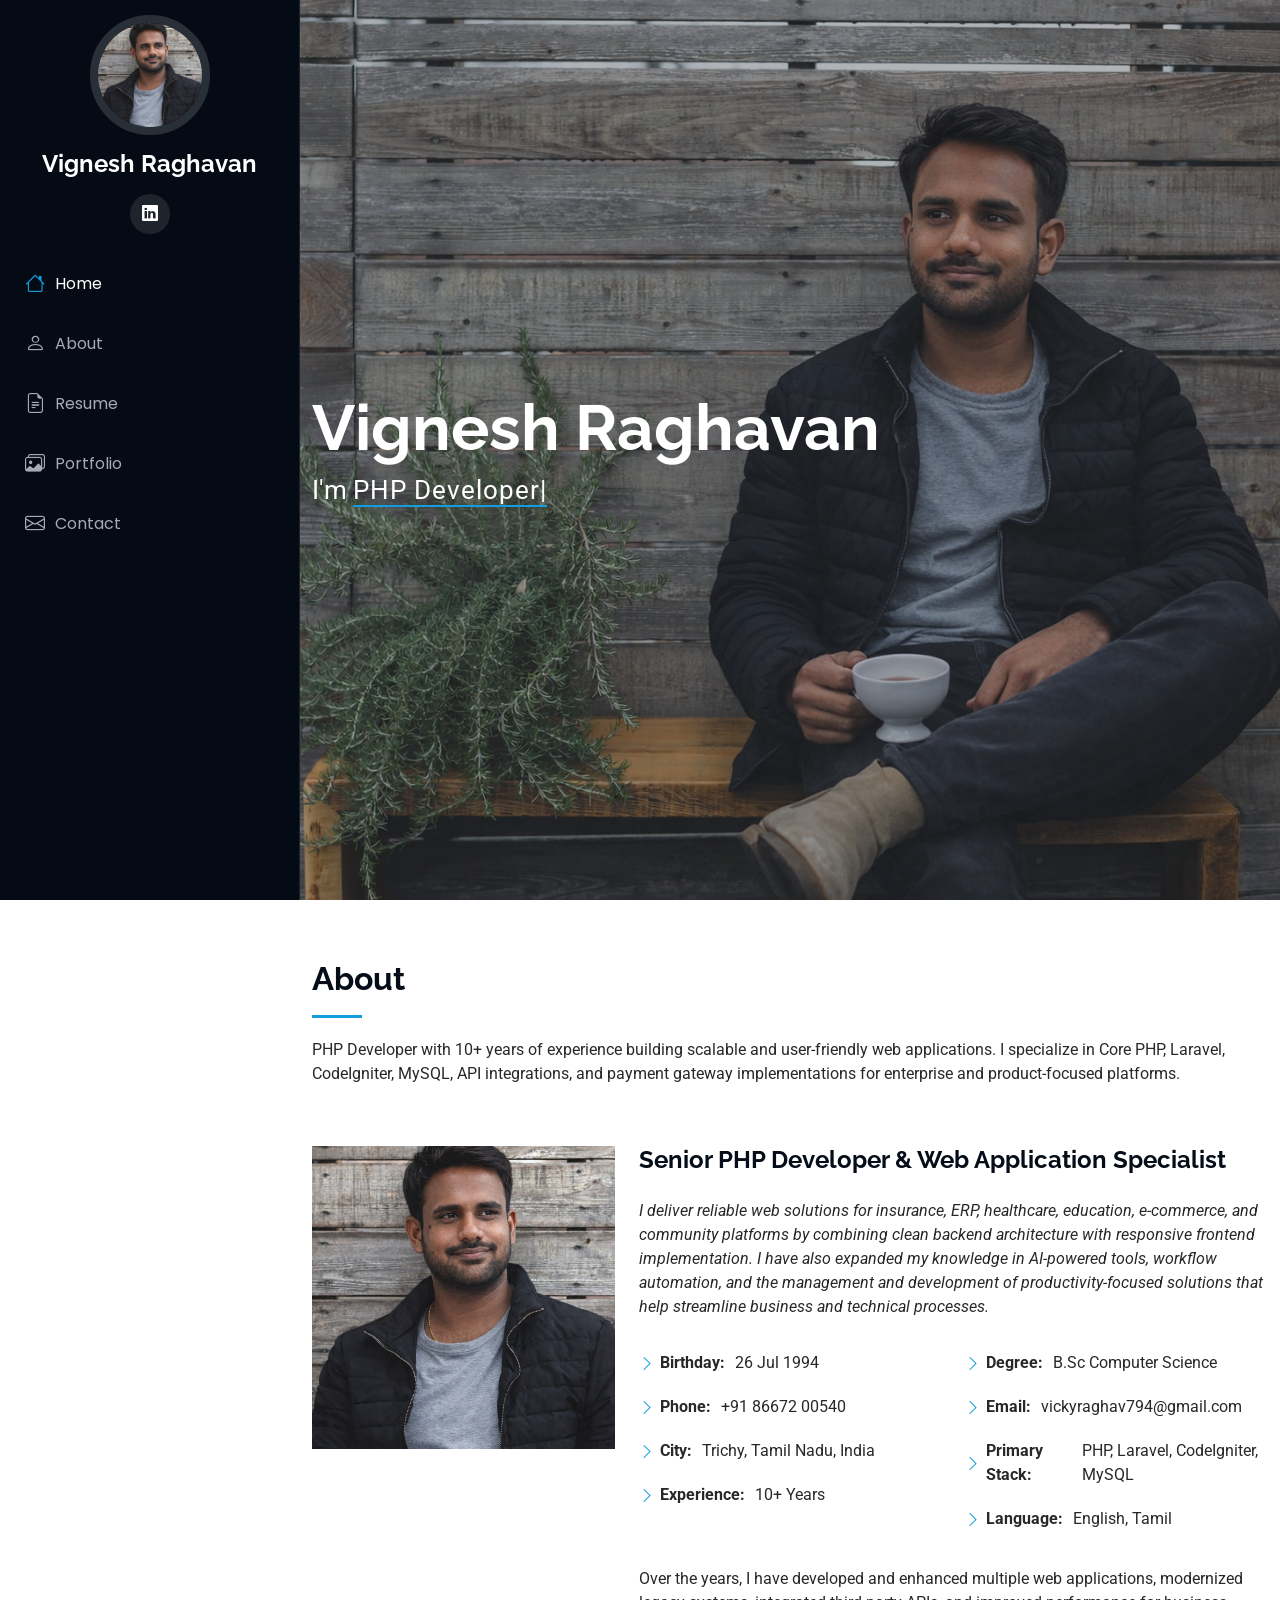
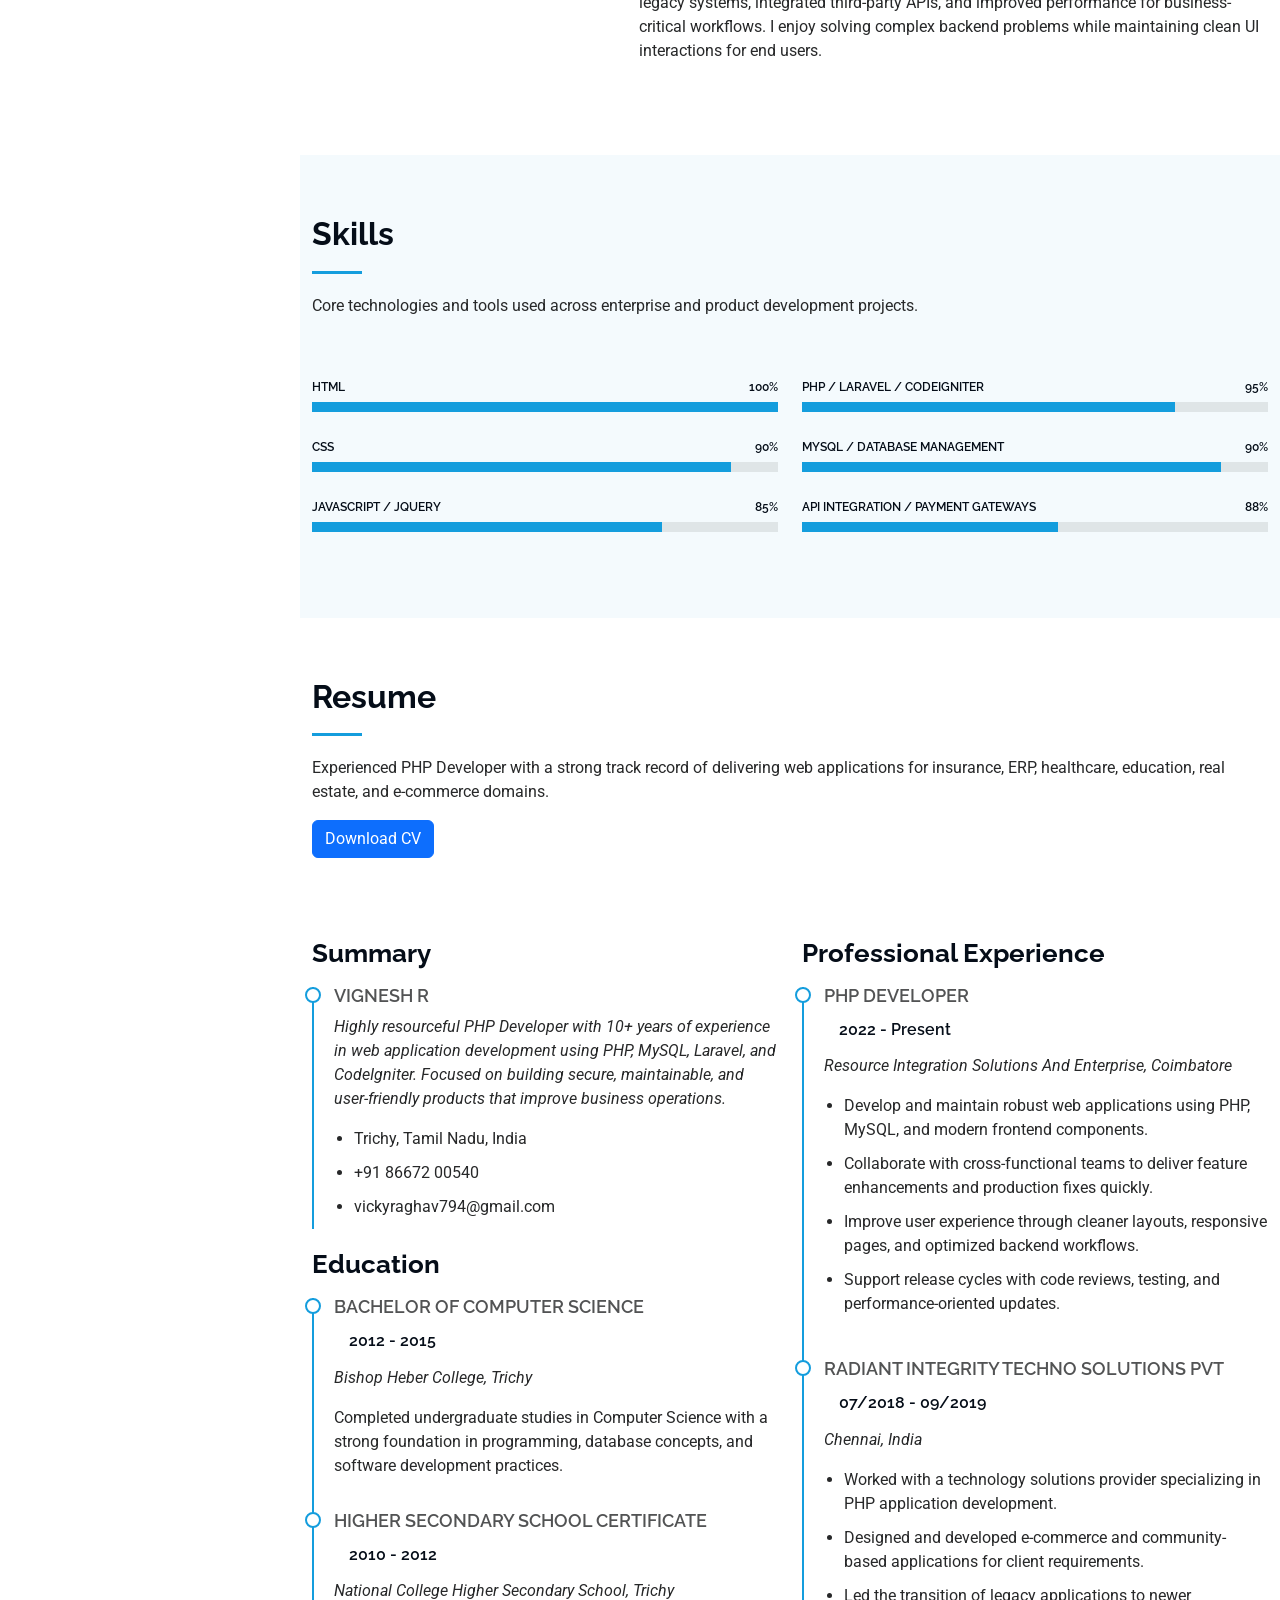
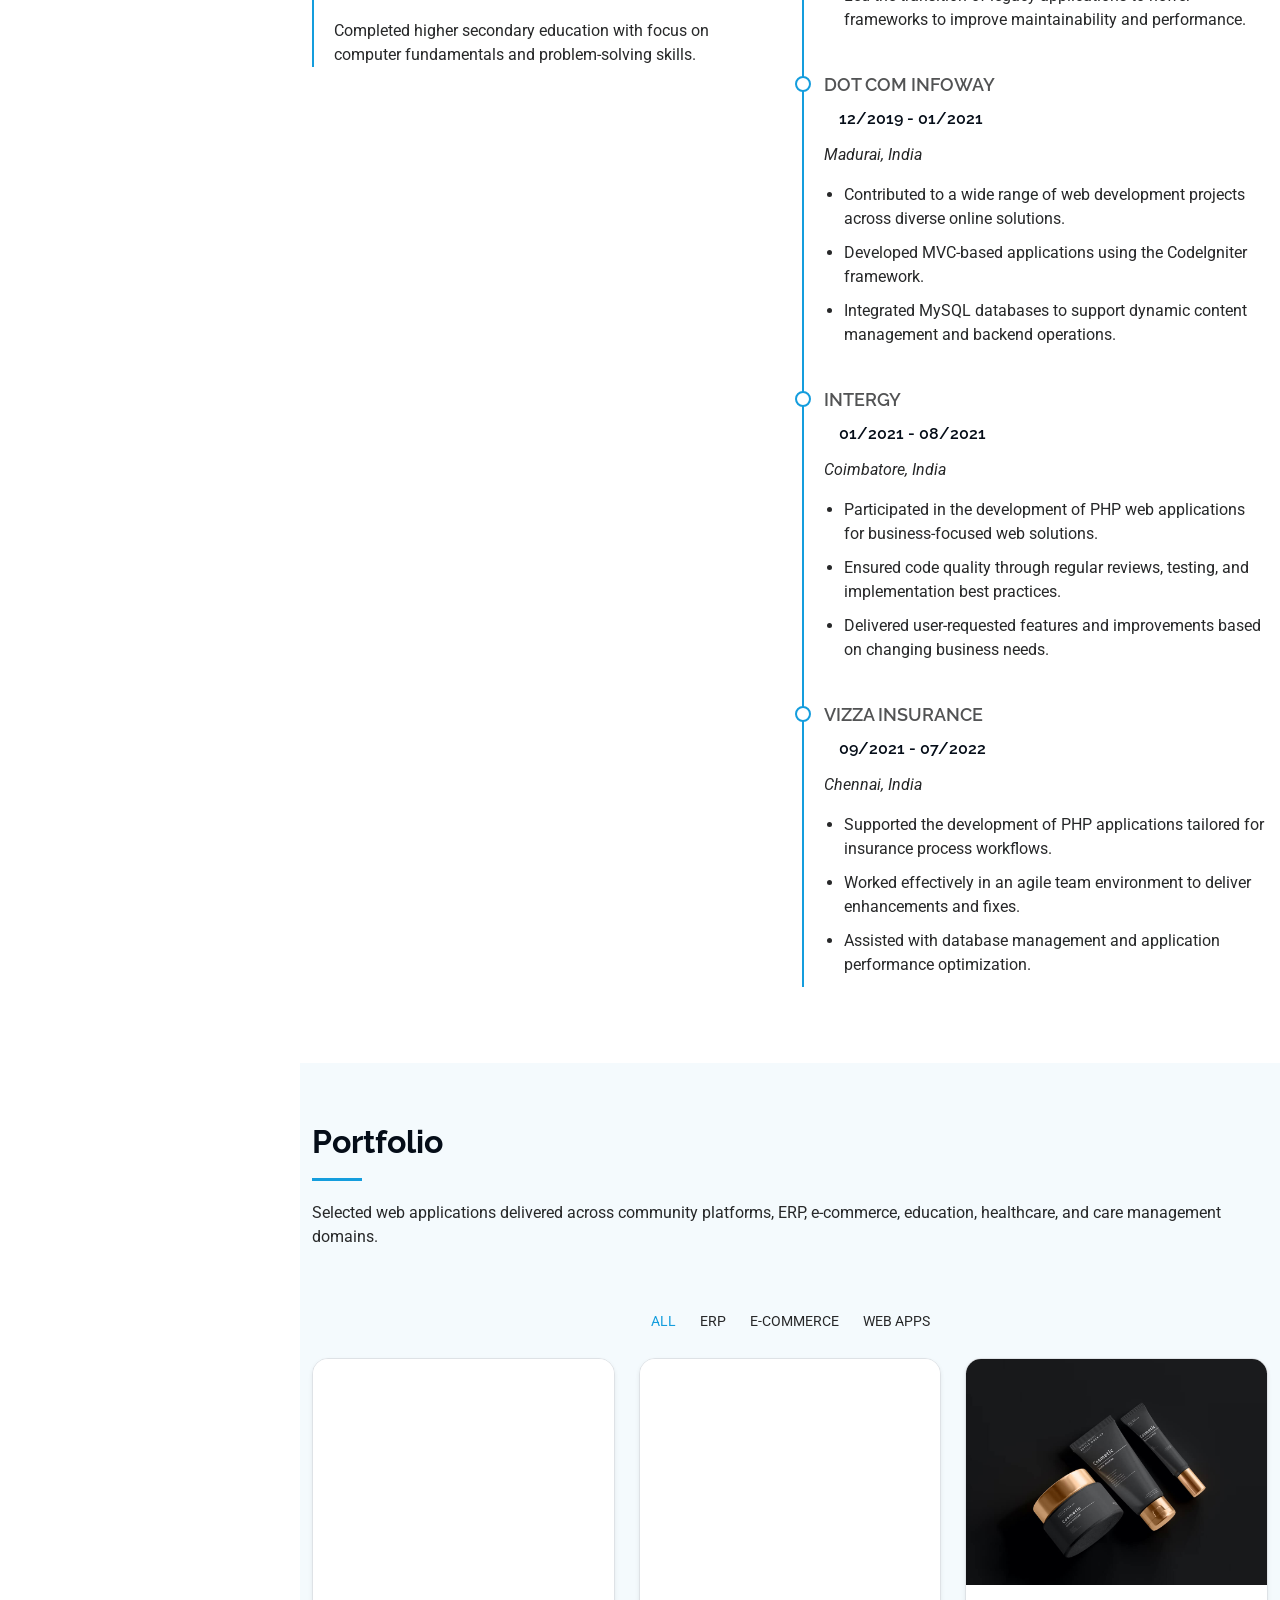
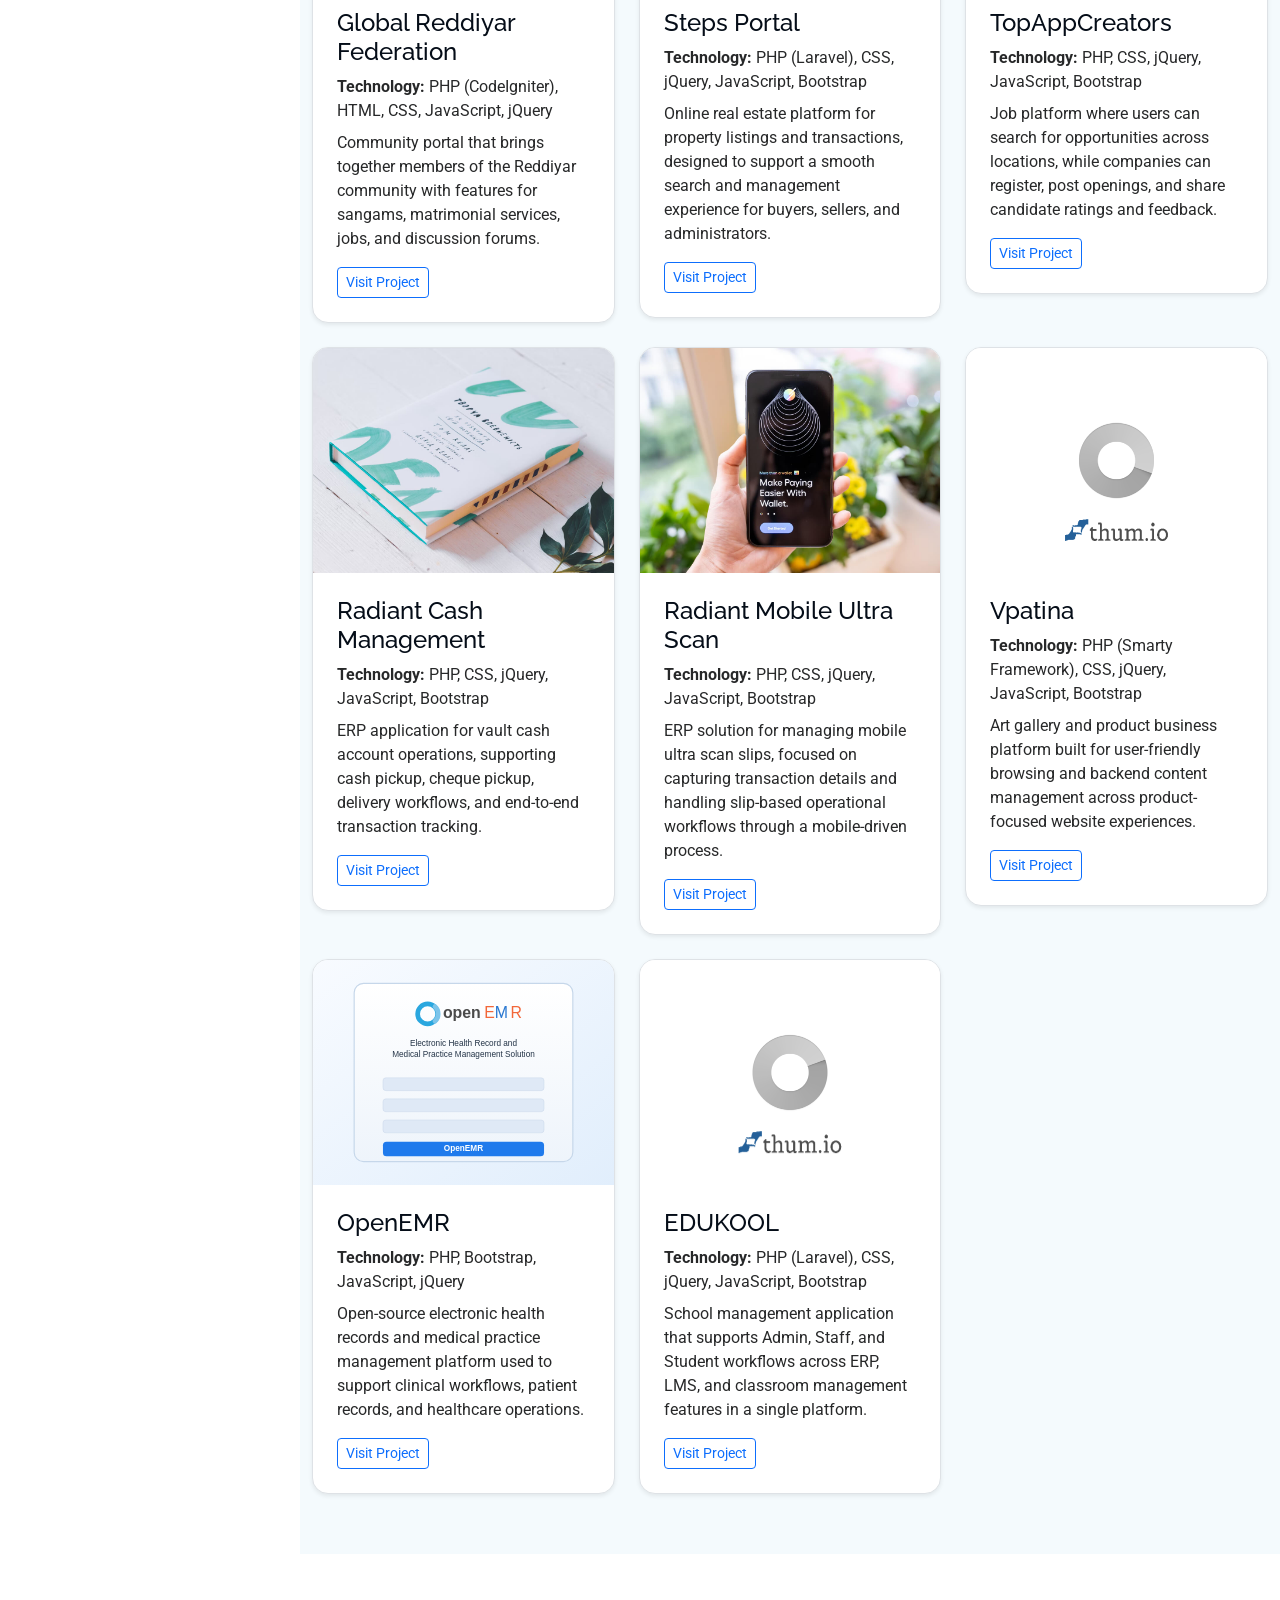
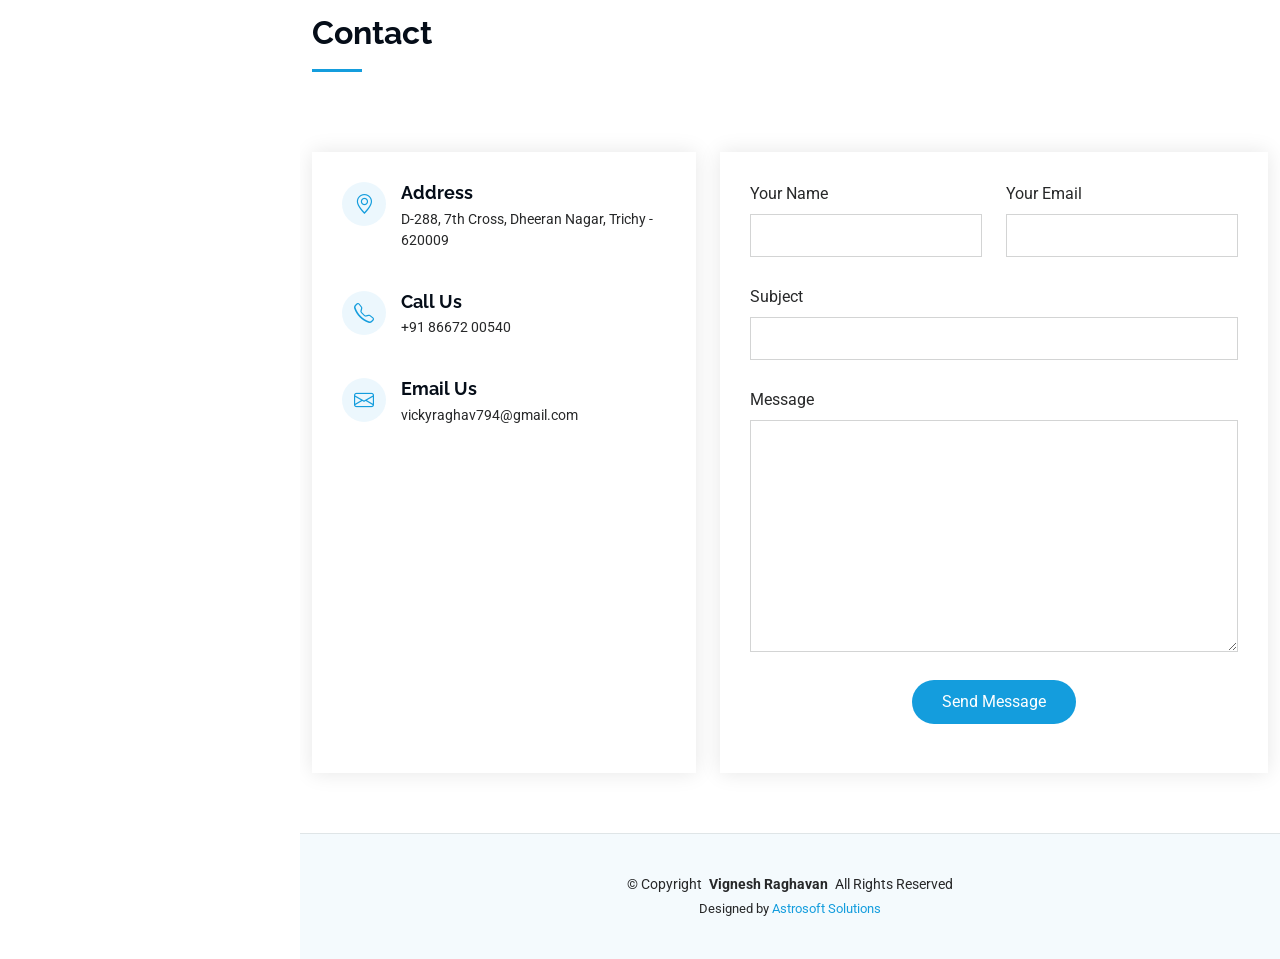
<file: index.html>
<!DOCTYPE html>
<html lang="en">

<head>
  <meta charset="utf-8">
  <meta content="width=device-width, initial-scale=1.0" name="viewport">
  <title>Vignesh R - PHP Developer Portfolio</title>
  <meta content="" name="description">
  <meta content="" name="keywords">

  <!-- Favicons -->
  <link href="assets/img/favicon.png" rel="icon">
  <link href="assets/img/apple-touch-icon.png" rel="apple-touch-icon">

  <!-- Fonts -->
  <link href="https://fonts.googleapis.com" rel="preconnect">
  <link href="https://fonts.gstatic.com" rel="preconnect" crossorigin>
  <link href="https://fonts.googleapis.com/css2?family=Roboto:ital,wght@0,100;0,300;0,400;0,500;0,700;0,900;1,100;1,300;1,400;1,500;1,700;1,900&family=Poppins:ital,wght@0,100;0,200;0,300;0,400;0,500;0,600;0,700;0,800;0,900;1,100;1,200;1,300;1,400;1,500;1,600;1,700;1,800;1,900&family=Raleway:ital,wght@0,100;0,200;0,300;0,400;0,500;0,600;0,700;0,800;0,900;1,100;1,200;1,300;1,400;1,500;1,600;1,700;1,800;1,900&display=swap" rel="stylesheet">

  <!-- Vendor CSS Files -->
  <link href="assets/vendor/bootstrap/css/bootstrap.min.css" rel="stylesheet">
  <link href="assets/vendor/bootstrap-icons/bootstrap-icons.css" rel="stylesheet">
  <link href="assets/vendor/aos/aos.css" rel="stylesheet">
  <link href="assets/vendor/glightbox/css/glightbox.min.css" rel="stylesheet">
  <link href="assets/vendor/swiper/swiper-bundle.min.css" rel="stylesheet">

  <!-- Main CSS File -->
  <link href="assets/css/main.css" rel="stylesheet">

  <!-- =======================================================
  * Template Name: iPortfolio
  * Template URL: https://bootstrapmade.com/iportfolio-bootstrap-portfolio-websites-template/
  * Updated: Jun 29 2024 with Bootstrap v5.3.3
  * Author: BootstrapMade.com
  * License: https://bootstrapmade.com/license/
  ======================================================== -->
</head>

<body class="index-page">

  <header id="header" class="header dark-background d-flex flex-column">
    <i class="header-toggle d-xl-none bi bi-list"></i>

    <div class="profile-img">
      <img src="assets/img/my-profile-img.png" alt="" class="img-fluid rounded-circle">
    </div>

    <a href="index.html" class="logo d-flex align-items-center justify-content-center">
      <!-- Uncomment the line below if you also wish to use an image logo -->
      <!-- <img src="assets/img/logo.png" alt=""> -->
      <h1 class="sitename">Vignesh Raghavan</h1>
    </a>

    <div class="social-links text-center">
      <a href="https://www.linkedin.com/in/vignesh-raghavan-2b359699/" class="linkedin" target="_blank" rel="noopener noreferrer"><i class="bi bi-linkedin"></i></a>
    </div>

    <nav id="navmenu" class="navmenu">
      <ul>
        <li><a href="#hero" class="active"><i class="bi bi-house navicon"></i>Home</a></li>
        <li><a href="#about"><i class="bi bi-person navicon"></i> About</a></li>
        <li><a href="#resume"><i class="bi bi-file-earmark-text navicon"></i> Resume</a></li>
        <li><a href="#portfolio"><i class="bi bi-images navicon"></i> Portfolio</a></li>
        <!--<li><a href="#services"><i class="bi bi-hdd-stack navicon"></i> Services</a></li>
        <li class="dropdown"><a href="#"><i class="bi bi-menu-button navicon"></i> <span>Dropdown</span> <i class="bi bi-chevron-down toggle-dropdown"></i></a>
          <ul>
            <li><a href="#">Dropdown 1</a></li>
            <li class="dropdown"><a href="#"><span>Deep Dropdown</span> <i class="bi bi-chevron-down toggle-dropdown"></i></a>
              <ul>
                <li><a href="#">Deep Dropdown 1</a></li>
                <li><a href="#">Deep Dropdown 2</a></li>
                <li><a href="#">Deep Dropdown 3</a></li>
                <li><a href="#">Deep Dropdown 4</a></li>
                <li><a href="#">Deep Dropdown 5</a></li>
              </ul>
            </li>
            <li><a href="#">Dropdown 2</a></li>
            <li><a href="#">Dropdown 3</a></li>
            <li><a href="#">Dropdown 4</a></li>
          </ul>
        </li>-->
        <li><a href="#contact"><i class="bi bi-envelope navicon"></i> Contact</a></li>
      </ul>
    </nav>

  </header>

  <main class="main">

    <!-- Hero Section -->
    <section id="hero" class="hero section dark-background">

      <img src="assets/img/hero-bg.png" alt="" data-aos="fade-in" class="">

      <div class="container" data-aos="fade-up" data-aos-delay="100">
        <h2>Vignesh Raghavan</h2>
        <p>I'm <span class="typed" data-typed-items="PHP Developer, Laravel Developer, CodeIgniter Developer, Web Application Specialist">PHP Developer</span><span class="typed-cursor typed-cursor--blink" aria-hidden="true"></span><span class="typed-cursor typed-cursor--blink" aria-hidden="true"></span></p>
      </div>

    </section><!-- /Hero Section -->

    <!-- About Section -->
    <section id="about" class="about section">

      <!-- Section Title -->
      <div class="container section-title" data-aos="fade-up">
        <h2>About</h2>
        <p>PHP Developer with 10+ years of experience building scalable and user-friendly web applications. I specialize in Core PHP, Laravel, CodeIgniter, MySQL, API integrations, and payment gateway implementations for enterprise and product-focused platforms.</p>
      </div><!-- End Section Title -->

      <div class="container" data-aos="fade-up" data-aos-delay="100">

        <div class="row gy-4 justify-content-center">
          <div class="col-lg-4">
            <img src="assets/img/my-profile-img.png" class="img-fluid" alt="">
          </div>
          <div class="col-lg-8 content">
            <h2>Senior PHP Developer &amp; Web Application Specialist</h2>
            <p class="fst-italic py-3">
              I deliver reliable web solutions for insurance, ERP, healthcare, education, e-commerce, and community platforms by combining clean backend architecture with responsive frontend implementation. I have also expanded my knowledge in AI-powered tools, workflow automation, and the management and development of productivity-focused solutions that help streamline business and technical processes.
            </p>
            <div class="row">
              <div class="col-lg-6">
                <ul>
                  <li><i class="bi bi-chevron-right"></i> <strong>Birthday:</strong> <span>26 Jul 1994</span></li>
                  <li><i class="bi bi-chevron-right"></i> <strong>Phone:</strong> <span>+91 86672 00540</span></li>
                  <li><i class="bi bi-chevron-right"></i> <strong>City:</strong> <span>Trichy, Tamil Nadu, India</span></li>
                  <li><i class="bi bi-chevron-right"></i> <strong>Experience:</strong> <span>10+ Years</span></li>
                </ul>
              </div>
              <div class="col-lg-6">
                <ul>
                  <li><i class="bi bi-chevron-right"></i> <strong>Degree:</strong> <span>B.Sc Computer Science</span></li>
                  <li><i class="bi bi-chevron-right"></i> <strong>Email:</strong> <span>vickyraghav794@gmail.com</span></li>
                  <li><i class="bi bi-chevron-right"></i> <strong>Primary Stack:</strong> <span>PHP, Laravel, CodeIgniter, MySQL</span></li>
                  <li><i class="bi bi-chevron-right"></i> <strong>Language:</strong> <span>English, Tamil</span></li>
                </ul>
              </div>
            </div>
            <p class="py-3">
              Over the years, I have developed and enhanced multiple web applications, modernized legacy systems, integrated third-party APIs, and improved performance for business-critical workflows. I enjoy solving complex backend problems while maintaining clean UI interactions for end users.
            </p>
          </div>
        </div>

      </div>

    </section><!-- /About Section -->

    <!-- Stats Section -->
    <!--<section id="stats" class="stats section">

      <div class="container" data-aos="fade-up" data-aos-delay="100">

        <div class="row gy-4">

          <div class="col-lg-3 col-md-6">
            <div class="stats-item">
              <i class="bi bi-emoji-smile"></i>
              <span data-purecounter-start="0" data-purecounter-end="232" data-purecounter-duration="1" class="purecounter"></span>
              <p><strong>Happy Clients</strong> <span>consequuntur quae</span></p>
            </div>
          </div><!-- End Stats Item -->

          <!--<div class="col-lg-3 col-md-6">
            <div class="stats-item">
              <i class="bi bi-journal-richtext"></i>
              <span data-purecounter-start="0" data-purecounter-end="521" data-purecounter-duration="1" class="purecounter"></span>
              <p><strong>Projects</strong> <span>adipisci atque cum quia aut</span></p>
            </div>
          </div><!-- End Stats Item -->

          <!--<div class="col-lg-3 col-md-6">
            <div class="stats-item">
              <i class="bi bi-headset"></i>
              <span data-purecounter-start="0" data-purecounter-end="1453" data-purecounter-duration="1" class="purecounter"></span>
              <p><strong>Hours Of Support</strong> <span>aut commodi quaerat</span></p>
            </div>
          </div><!-- End Stats Item -->

          <!--<div class="col-lg-3 col-md-6">
            <div class="stats-item">
              <i class="bi bi-people"></i>
              <span data-purecounter-start="0" data-purecounter-end="32" data-purecounter-duration="1" class="purecounter"></span>
              <p><strong>Hard Workers</strong> <span>rerum asperiores dolor</span></p>
            </div>
          </div><!-- End Stats Item -->

        <!--</div>

      </div>

    </section>--><!-- /Stats Section -->

    <!-- Skills Section -->
    <section id="skills" class="skills section light-background">

      <!-- Section Title -->
      <div class="container section-title" data-aos="fade-up">
        <h2>Skills</h2>
        <p>Core technologies and tools used across enterprise and product development projects.</p>
      </div><!-- End Section Title -->

      <div class="container" data-aos="fade-up" data-aos-delay="100">

        <div class="row skills-content skills-animation">

          <div class="col-lg-6">

            <div class="progress">
              <span class="skill"><span>HTML</span> <i class="val">100%</i></span>
              <div class="progress-bar-wrap">
                <div class="progress-bar" role="progressbar" aria-valuenow="100" aria-valuemin="0" aria-valuemax="100"></div>
              </div>
            </div><!-- End Skills Item -->

            <div class="progress">
              <span class="skill"><span>CSS</span> <i class="val">90%</i></span>
              <div class="progress-bar-wrap">
                <div class="progress-bar" role="progressbar" aria-valuenow="90" aria-valuemin="0" aria-valuemax="100"></div>
              </div>
            </div><!-- End Skills Item -->

            <div class="progress">
              <span class="skill"><span>JavaScript / jQuery</span> <i class="val">85%</i></span>
              <div class="progress-bar-wrap">
                <div class="progress-bar" role="progressbar" aria-valuenow="75" aria-valuemin="0" aria-valuemax="100"></div>
              </div>
            </div><!-- End Skills Item -->

          </div>

          <div class="col-lg-6">

            <div class="progress">
              <span class="skill"><span>PHP / Laravel / CodeIgniter</span> <i class="val">95%</i></span>
              <div class="progress-bar-wrap">
                <div class="progress-bar" role="progressbar" aria-valuenow="80" aria-valuemin="0" aria-valuemax="100"></div>
              </div>
            </div><!-- End Skills Item -->

            <div class="progress">
              <span class="skill"><span>MySQL / Database Management</span> <i class="val">90%</i></span>
              <div class="progress-bar-wrap">
                <div class="progress-bar" role="progressbar" aria-valuenow="90" aria-valuemin="0" aria-valuemax="100"></div>
              </div>
            </div><!-- End Skills Item -->

            <div class="progress">
              <span class="skill"><span>API Integration / Payment Gateways</span> <i class="val">88%</i></span>
              <div class="progress-bar-wrap">
                <div class="progress-bar" role="progressbar" aria-valuenow="55" aria-valuemin="0" aria-valuemax="100"></div>
              </div>
            </div><!-- End Skills Item -->

          </div>

        </div>

      </div>

    </section><!-- /Skills Section -->

    <!-- Resume Section -->
    <section id="resume" class="resume section">

      <!-- Section Title -->
      <div class="container section-title" data-aos="fade-up">
        <h2>Resume</h2>
        <p>Experienced PHP Developer with a strong track record of delivering web applications for insurance, ERP, healthcare, education, real estate, and e-commerce domains.</p>
        <a href="assets/docs/Resume.pdf" class="btn btn-primary mt-3" download="Vignesh-Raghavan-Resume.pdf" target="_blank" rel="noopener noreferrer">Download CV</a>
      </div><!-- End Section Title -->

      <div class="container">

        <div class="row">

          <div class="col-lg-6" data-aos="fade-up" data-aos-delay="100">
            <h3 class="resume-title">Summary</h3>

            <div class="resume-item pb-0">
              <h4>Vignesh R</h4>
              <p><em>Highly resourceful PHP Developer with 10+ years of experience in web application development using PHP, MySQL, Laravel, and CodeIgniter. Focused on building secure, maintainable, and user-friendly products that improve business operations.</em></p>
              <ul>
                <li>Trichy, Tamil Nadu, India</li>
                <li>+91 86672 00540</li>
                <li>vickyraghav794@gmail.com</li>
              </ul>
            </div><!-- Edn Resume Item -->

            <h3 class="resume-title">Education</h3>
            <div class="resume-item">
              <h4>Bachelor of Computer Science</h4>
              <h5>2012 - 2015</h5>
              <p><em>Bishop Heber College, Trichy</em></p>
              <p>Completed undergraduate studies in Computer Science with a strong foundation in programming, database concepts, and software development practices.</p>
            </div><!-- Edn Resume Item -->

            <div class="resume-item">
              <h4>Higher Secondary School Certificate</h4>
              <h5>2010 - 2012</h5>
              <p><em>National College Higher Secondary School, Trichy</em></p>
              <p>Completed higher secondary education with focus on computer fundamentals and problem-solving skills.</p>
            </div><!-- Edn Resume Item -->

          </div>

          <div class="col-lg-6" data-aos="fade-up" data-aos-delay="200">
            <h3 class="resume-title">Professional Experience</h3>
            <div class="resume-item">
              <h4>PHP Developer</h4>
              <h5>2022 - Present</h5>
              <p><em>Resource Integration Solutions And Enterprise, Coimbatore</em></p>
              <ul>
                <li>Develop and maintain robust web applications using PHP, MySQL, and modern frontend components.</li>
                <li>Collaborate with cross-functional teams to deliver feature enhancements and production fixes quickly.</li>
                <li>Improve user experience through cleaner layouts, responsive pages, and optimized backend workflows.</li>
                <li>Support release cycles with code reviews, testing, and performance-oriented updates.</li>
              </ul>
            </div><!-- Edn Resume Item -->

            <div class="resume-item">
              <h4>Radiant Integrity Techno Solutions Pvt</h4>
              <h5>07/2018 - 09/2019</h5>
              <p><em>Chennai, India</em></p>
              <ul>
                <li>Worked with a technology solutions provider specializing in PHP application development.</li>
                <li>Designed and developed e-commerce and community-based applications for client requirements.</li>
                <li>Led the transition of legacy applications to newer frameworks to improve maintainability and performance.</li>
              </ul>
            </div><!-- Edn Resume Item -->

            <div class="resume-item">
              <h4>Dot Com Infoway</h4>
              <h5>12/2019 - 01/2021</h5>
              <p><em>Madurai, India</em></p>
              <ul>
                <li>Contributed to a wide range of web development projects across diverse online solutions.</li>
                <li>Developed MVC-based applications using the CodeIgniter framework.</li>
                <li>Integrated MySQL databases to support dynamic content management and backend operations.</li>
              </ul>
            </div><!-- Edn Resume Item -->

            <div class="resume-item">
              <h4>Intergy</h4>
              <h5>01/2021 - 08/2021</h5>
              <p><em>Coimbatore, India</em></p>
              <ul>
                <li>Participated in the development of PHP web applications for business-focused web solutions.</li>
                <li>Ensured code quality through regular reviews, testing, and implementation best practices.</li>
                <li>Delivered user-requested features and improvements based on changing business needs.</li>
              </ul>
            </div><!-- Edn Resume Item -->

            <div class="resume-item">
              <h4>Vizza Insurance</h4>
              <h5>09/2021 - 07/2022</h5>
              <p><em>Chennai, India</em></p>
              <ul>
                <li>Supported the development of PHP applications tailored for insurance process workflows.</li>
                <li>Worked effectively in an agile team environment to deliver enhancements and fixes.</li>
                <li>Assisted with database management and application performance optimization.</li>
              </ul>
            </div><!-- Edn Resume Item -->

          </div>

        </div>

      </div>

    </section><!-- /Resume Section -->

    <!-- Portfolio Section -->
    <section id="portfolio" class="portfolio section light-background">

      <!-- Section Title -->
      <div class="container section-title" data-aos="fade-up">
        <h2>Portfolio</h2>
        <p>Selected web applications delivered across community platforms, ERP, e-commerce, education, healthcare, and care management domains.</p>
      </div><!-- End Section Title -->

      <div class="container">

        <div class="isotope-layout" data-default-filter="*" data-layout="fitRows" data-sort="original-order">

          <ul class="portfolio-filters isotope-filters" data-aos="fade-up" data-aos-delay="100">
            <li data-filter="*" class="filter-active">All</li>
            <li data-filter=".filter-erp">ERP</li>
            <li data-filter=".filter-ecommerce">E-Commerce</li>
            <li data-filter=".filter-webapp">Web Apps</li>
          </ul><!-- End Portfolio Filters -->

          <div class="row gy-4 justify-content-center isotope-container" data-aos="fade-up" data-aos-delay="200">

            <div class="col-lg-4 col-md-6 portfolio-item isotope-item filter-webapp">
              <div class="portfolio-content h-100 border rounded-4 bg-white shadow-sm">
                <img src="assets/img/portfolio/global-reddiyar-federation.jpg" class="img-fluid" alt="Global Reddiyar Federation">
                <div class="p-4">
                  <h4>Global Reddiyar Federation</h4>
                  <p class="mb-2"><strong>Technology:</strong> PHP (CodeIgniter), HTML, CSS, JavaScript, jQuery</p>
                  <p class="mb-3">Community portal that brings together members of the Reddiyar community with features for sangams, matrimonial services, jobs, and discussion forums.</p>
                  <a href="http://www.reddiyar.in/" title="Visit Global Reddiyar Federation" class="btn btn-sm btn-outline-primary" target="_blank" rel="noopener noreferrer">Visit Project</a>
                </div>
              </div>
            </div><!-- End Portfolio Item -->

            <div class="col-lg-4 col-md-6 portfolio-item isotope-item filter-webapp">
              <div class="portfolio-content h-100 border rounded-4 bg-white shadow-sm">
                <img src="assets/img/portfolio/steps-portal.jpg" class="img-fluid" alt="Steps Portal">
                <div class="p-4">
                  <h4>Steps Portal</h4>
                  <p class="mb-2"><strong>Technology:</strong> PHP (Laravel), CSS, jQuery, JavaScript, Bootstrap</p>
                  <p class="mb-3">Online real estate platform for property listings and transactions, designed to support a smooth search and management experience for buyers, sellers, and administrators.</p>
                  <a href="http://steps.com.qa" title="Visit Steps Portal" class="btn btn-sm btn-outline-primary" target="_blank" rel="noopener noreferrer">Visit Project</a>
                </div>
              </div>
            </div><!-- End Portfolio Item -->

            <div class="col-lg-4 col-md-6 portfolio-item isotope-item filter-ecommerce">
              <div class="portfolio-content h-100 border rounded-4 bg-white shadow-sm">
                <img src="assets/img/portfolio/branding-1.jpg" class="img-fluid" alt="TopAppCreators">
                <div class="p-4">
                  <h4>TopAppCreators</h4>
                  <p class="mb-2"><strong>Technology:</strong> PHP, CSS, jQuery, JavaScript, Bootstrap</p>
                  <p class="mb-3">Job platform where users can search for opportunities across locations, while companies can register, post openings, and share candidate ratings and feedback.</p>
                  <a href="https://www.topappcreators.com/" title="Visit TopAppCreators" class="btn btn-sm btn-outline-primary" target="_blank" rel="noopener noreferrer">Visit Project</a>
                </div>
              </div>
            </div><!-- End Portfolio Item -->

            <div class="col-lg-4 col-md-6 portfolio-item isotope-item filter-erp">
              <div class="portfolio-content h-100 border rounded-4 bg-white shadow-sm">
                <img src="assets/img/portfolio/books-1.jpg" class="img-fluid" alt="Radiant Cash Management">
                <div class="p-4">
                  <h4>Radiant Cash Management</h4>
                  <p class="mb-2"><strong>Technology:</strong> PHP, CSS, jQuery, JavaScript, Bootstrap</p>
                  <p class="mb-3">ERP application for vault cash account operations, supporting cash pickup, cheque pickup, delivery workflows, and end-to-end transaction tracking.</p>
                  <a href="http://119.82.114.75/RCMS" title="Visit Radiant Cash Management" class="btn btn-sm btn-outline-primary" target="_blank" rel="noopener noreferrer">Visit Project</a>
                </div>
              </div>
            </div><!-- End Portfolio Item -->

            <div class="col-lg-4 col-md-6 portfolio-item isotope-item filter-erp">
              <div class="portfolio-content h-100 border rounded-4 bg-white shadow-sm">
                <img src="assets/img/portfolio/app-2.jpg" class="img-fluid" alt="Radiant Mobile Ultra Scan">
                <div class="p-4">
                  <h4>Radiant Mobile Ultra Scan</h4>
                  <p class="mb-2"><strong>Technology:</strong> PHP, CSS, jQuery, JavaScript, Bootstrap</p>
                  <p class="mb-3">ERP solution for managing mobile ultra scan slips, focused on capturing transaction details and handling slip-based operational workflows through a mobile-driven process.</p>
                  <a href="https://www.scanslips.in/" title="Visit Radiant Mobile Ultra Scan" class="btn btn-sm btn-outline-primary" target="_blank" rel="noopener noreferrer">Visit Project</a>
                </div>
              </div>
            </div><!-- End Portfolio Item -->

            <div class="col-lg-4 col-md-6 portfolio-item isotope-item filter-ecommerce">
              <div class="portfolio-content h-100 border rounded-4 bg-white shadow-sm">
                <img src="assets/img/portfolio/vpatina.jpg" class="img-fluid" alt="Vpatina">
                <div class="p-4">
                  <h4>Vpatina</h4>
                  <p class="mb-2"><strong>Technology:</strong> PHP (Smarty Framework), CSS, jQuery, JavaScript, Bootstrap</p>
                  <p class="mb-3">Art gallery and product business platform built for user-friendly browsing and backend content management across product-focused website experiences.</p>
                  <a href="https://www.vpatina.com/login/?ref=%2Fbackend" title="Visit Vpatina" class="btn btn-sm btn-outline-primary" target="_blank" rel="noopener noreferrer">Visit Project</a>
                </div>
              </div>
            </div><!-- End Portfolio Item -->

            <div class="col-lg-4 col-md-6 portfolio-item isotope-item filter-webapp">
              <div class="portfolio-content h-100 border rounded-4 bg-white shadow-sm">
                <img src="assets/img/portfolio/openemr.svg" class="img-fluid" alt="OpenEMR">
                <div class="p-4">
                  <h4>OpenEMR</h4>
                  <p class="mb-2"><strong>Technology:</strong> PHP, Bootstrap, JavaScript, jQuery</p>
                  <p class="mb-3">Open-source electronic health records and medical practice management platform used to support clinical workflows, patient records, and healthcare operations.</p>
                  <a href="http://practice.dfwprimary.com/" title="Visit OpenEMR" class="btn btn-sm btn-outline-primary" target="_blank" rel="noopener noreferrer">Visit Project</a>
                </div>
              </div>
            </div><!-- End Portfolio Item -->

            <div class="col-lg-4 col-md-6 portfolio-item isotope-item filter-webapp">
              <div class="portfolio-content h-100 border rounded-4 bg-white shadow-sm">
                <img src="assets/img/portfolio/edukool.jpg" class="img-fluid" alt="EDUKOOL">
                <div class="p-4">
                  <h4>EDUKOOL</h4>
                  <p class="mb-2"><strong>Technology:</strong> PHP (Laravel), CSS, jQuery, JavaScript, Bootstrap</p>
                  <p class="mb-3">School management application that supports Admin, Staff, and Student workflows across ERP, LMS, and classroom management features in a single platform.</p>
                  <a href="https://csrms.edukool.com/login" title="Visit EDUKOOL" class="btn btn-sm btn-outline-primary" target="_blank" rel="noopener noreferrer">Visit Project</a>
                </div>
              </div>
            </div><!-- End Portfolio Item -->

          </div><!-- End Portfolio Container -->

        </div>

      </div>

    </section><!-- /Portfolio Section -->

    <!-- Services Section -->
    <!--<section id="services" class="services section">

      <!-- Section Title -->
      <!--<div class="container section-title" data-aos="fade-up">
        <h2>Services</h2>
        <p>Magnam dolores commodi suscipit. Necessitatibus eius consequatur ex aliquid fuga eum quidem. Sit sint consectetur velit. Quisquam quos quisquam cupiditate. Et nemo qui impedit suscipit alias ea. Quia fugiat sit in iste officiis commodi quidem hic quas.</p>
      </div><!-- End Section Title -->

      <!--<div class="container">

        <div class="row gy-4">

          <div class="col-lg-4 col-md-6 service-item d-flex" data-aos="fade-up" data-aos-delay="100">
            <div class="icon flex-shrink-0"><i class="bi bi-briefcase"></i></div>
            <div>
              <h4 class="title"><a href="service-details.html" class="stretched-link">Lorem Ipsum</a></h4>
              <p class="description">Voluptatum deleniti atque corrupti quos dolores et quas molestias excepturi sint occaecati cupiditate non provident</p>
            </div>
          </div>
          <!-- End Service Item -->

          <!--<div class="col-lg-4 col-md-6 service-item d-flex" data-aos="fade-up" data-aos-delay="200">
            <div class="icon flex-shrink-0"><i class="bi bi-card-checklist"></i></div>
            <div>
              <h4 class="title"><a href="service-details.html" class="stretched-link">Dolor Sitema</a></h4>
              <p class="description">Minim veniam, quis nostrud exercitation ullamco laboris nisi ut aliquip ex ea commodo consequat tarad limino ata</p>
            </div>
          </div><!-- End Service Item -->

          <!--<div class="col-lg-4 col-md-6 service-item d-flex" data-aos="fade-up" data-aos-delay="300">
            <div class="icon flex-shrink-0"><i class="bi bi-bar-chart"></i></div>
            <div>
              <h4 class="title"><a href="service-details.html" class="stretched-link">Sed ut perspiciatis</a></h4>
              <p class="description">Duis aute irure dolor in reprehenderit in voluptate velit esse cillum dolore eu fugiat nulla pariatur</p>
            </div>
          </div><!-- End Service Item -->

          <!--<div class="col-lg-4 col-md-6 service-item d-flex" data-aos="fade-up" data-aos-delay="400">
            <div class="icon flex-shrink-0"><i class="bi bi-binoculars"></i></div>
            <div>
              <h4 class="title"><a href="service-details.html" class="stretched-link">Magni Dolores</a></h4>
              <p class="description">Excepteur sint occaecat cupidatat non proident, sunt in culpa qui officia deserunt mollit anim id est laborum</p>
            </div>
          </div><!-- End Service Item -->

          <!--<div class="col-lg-4 col-md-6 service-item d-flex" data-aos="fade-up" data-aos-delay="500">
            <div class="icon flex-shrink-0"><i class="bi bi-brightness-high"></i></div>
            <div>
              <h4 class="title"><a href="service-details.html" class="stretched-link">Nemo Enim</a></h4>
              <p class="description">At vero eos et accusamus et iusto odio dignissimos ducimus qui blanditiis praesentium voluptatum deleniti atque</p>
            </div>
          </div><!-- End Service Item -->

          <!--<div class="col-lg-4 col-md-6 service-item d-flex" data-aos="fade-up" data-aos-delay="600">
            <div class="icon flex-shrink-0"><i class="bi bi-calendar4-week"></i></div>
            <div>
              <h4 class="title"><a href="service-details.html" class="stretched-link">Eiusmod Tempor</a></h4>
              <p class="description">Et harum quidem rerum facilis est et expedita distinctio. Nam libero tempore, cum soluta nobis est eligendi</p>
            </div>
          </div><!-- End Service Item -->

        <!--</div>

      </div>

    </section><!-- /Services Section -->

    <!-- Testimonials Section -->
    <!--<section id="testimonials" class="testimonials section light-background">

      <!-- Section Title -->
      <!--<div class="container section-title" data-aos="fade-up">
        <h2>Testimonials</h2>
        <p>Necessitatibus eius consequatur ex aliquid fuga eum quidem sint consectetur velit</p>
      </div><!-- End Section Title -->

      <!--<div class="container" data-aos="fade-up" data-aos-delay="100">

        <div class="swiper init-swiper">
          <script type="application/json" class="swiper-config">
            {
              "loop": true,
              "speed": 600,
              "autoplay": {
                "delay": 5000
              },
              "slidesPerView": "auto",
              "pagination": {
                "el": ".swiper-pagination",
                "type": "bullets",
                "clickable": true
              },
              "breakpoints": {
                "320": {
                  "slidesPerView": 1,
                  "spaceBetween": 40
                },
                "1200": {
                  "slidesPerView": 3,
                  "spaceBetween": 1
                }
              }
            }
          </script>
          <div class="swiper-wrapper">

            <div class="swiper-slide">
              <div class="testimonial-item">
                <p>
                  <i class="bi bi-quote quote-icon-left"></i>
                  <span>Proin iaculis purus consequat sem cure digni ssim donec porttitora entum suscipit rhoncus. Accusantium quam, ultricies eget id, aliquam eget nibh et. Maecen aliquam, risus at semper.</span>
                  <i class="bi bi-quote quote-icon-right"></i>
                </p>
                <img src="assets/img/testimonials/testimonials-1.jpg" class="testimonial-img" alt="">
                <h3>Saul Goodman</h3>
                <h4>Ceo &amp; Founder</h4>
              </div>
            </div><!-- End testimonial item -->

            <!--<div class="swiper-slide">
              <div class="testimonial-item">
                <p>
                  <i class="bi bi-quote quote-icon-left"></i>
                  <span>Export tempor illum tamen malis malis eram quae irure esse labore quem cillum quid malis quorum velit fore eram velit sunt aliqua noster fugiat irure amet legam anim culpa.</span>
                  <i class="bi bi-quote quote-icon-right"></i>
                </p>
                <img src="assets/img/testimonials/testimonials-2.jpg" class="testimonial-img" alt="">
                <h3>Sara Wilsson</h3>
                <h4>Designer</h4>
              </div>
            </div><!-- End testimonial item -->

            <!--<div class="swiper-slide">
              <div class="testimonial-item">
                <p>
                  <i class="bi bi-quote quote-icon-left"></i>
                  <span>Enim nisi quem export duis labore cillum quae magna enim sint quorum nulla quem veniam duis minim tempor labore quem eram duis noster aute amet eram fore quis sint minim.</span>
                  <i class="bi bi-quote quote-icon-right"></i>
                </p>
                <img src="assets/img/testimonials/testimonials-3.jpg" class="testimonial-img" alt="">
                <h3>Jena Karlis</h3>
                <h4>Store Owner</h4>
              </div>
            </div><!-- End testimonial item -->

            <!--<div class="swiper-slide">
              <div class="testimonial-item">
                <p>
                  <i class="bi bi-quote quote-icon-left"></i>
                  <span>Fugiat enim eram quae cillum dolore dolor amet nulla culpa multos export minim fugiat dolor enim duis veniam ipsum anim magna sunt elit fore quem dolore labore illum veniam.</span>
                  <i class="bi bi-quote quote-icon-right"></i>
                </p>
                <img src="assets/img/testimonials/testimonials-4.jpg" class="testimonial-img" alt="">
                <h3>Matt Brandon</h3>
                <h4>Freelancer</h4>
              </div>
            </div><!-- End testimonial item -->

            <!--<div class="swiper-slide">
              <div class="testimonial-item">
                <p>
                  <i class="bi bi-quote quote-icon-left"></i>
                  <span>Quis quorum aliqua sint quem legam fore sunt eram irure aliqua veniam tempor noster veniam sunt culpa nulla illum cillum fugiat legam esse veniam culpa fore nisi cillum quid.</span>
                  <i class="bi bi-quote quote-icon-right"></i>
                </p>
                <img src="assets/img/testimonials/testimonials-5.jpg" class="testimonial-img" alt="">
                <h3>John Larson</h3>
                <h4>Entrepreneur</h4>
              </div>
            </div><!-- End testimonial item -->

          <!--</div>
          <div class="swiper-pagination"></div>
        </div>

      </div>

    </section>!--><!-- /Testimonials Section -->

    <!-- Contact Section -->
    <section id="contact" class="contact section">

      <!-- Section Title -->
      <div class="container section-title" data-aos="fade-up">
        <h2>Contact</h2>
        <!--<p>Necessitatibus eius consequatur ex aliquid fuga eum quidem sint consectetur velit</p>-->
      </div><!-- End Section Title -->

      <div class="container" data-aos="fade-up" data-aos-delay="100">

        <div class="row gy-4">

          <div class="col-lg-5">

            <div class="info-wrap">
              <div class="info-item d-flex" data-aos="fade-up" data-aos-delay="200">
                <i class="bi bi-geo-alt flex-shrink-0"></i>
                <div>
                  <h3>Address</h3>
                  <p>D-288, 7th Cross, Dheeran Nagar, Trichy - 620009</p>
                </div>
              </div><!-- End Info Item -->

              <div class="info-item d-flex" data-aos="fade-up" data-aos-delay="300">
                <i class="bi bi-telephone flex-shrink-0"></i>
                <div>
                  <h3>Call Us</h3>
                  <p>+91 86672 00540</p>
                </div>
              </div><!-- End Info Item -->

              <div class="info-item d-flex" data-aos="fade-up" data-aos-delay="400">
                <i class="bi bi-envelope flex-shrink-0"></i>
                <div>
                  <h3>Email Us</h3>
                  <p>vickyraghav794@gmail.com</p>
                </div>
              </div><!-- End Info Item -->

              <iframe src="https://www.google.com/maps/embed?pb=!1m18!1m12!1m3!1d3919.195010149317!2d78.6590959737752!3d10.79637125882811!2m3!1f0!2f0!3f0!3m2!1i1024!2i768!4f13.1!3m3!1m2!1s0x3baaf50f8f0c015d%3A0x1e93e6b8af308e9d!2sD%2F288%2C%207th%20Cross%20Rd%2C%20Dheeran%20Nagar%2C%20Karumandapam%2C%20Tiruchirappalli%2C%20Tamil%20Nadu%20620102!5e0!3m2!1sen!2sin!4v1781864256240!5m2!1sen!2sin" frameborder="0" style="border:0; width: 100%; height: 270px;" allowfullscreen="" loading="lazy" referrerpolicy="no-referrer-when-downgrade"></iframe>
            </div>
          </div>

          <div class="col-lg-7">
            <form action="forms/contact.php" method="post" class="php-email-form" data-aos="fade-up" data-aos-delay="200">
              <div class="row gy-4">

                <div class="col-md-6">
                  <label for="name-field" class="pb-2">Your Name</label>
                  <input type="text" name="name" id="name-field" class="form-control">
                  <div class="invalid-feedback d-block" id="name-error"></div>
                </div>

                <div class="col-md-6">
                  <label for="email-field" class="pb-2">Your Email</label>
                  <input type="email" class="form-control" name="email" id="email-field">
                  <div class="invalid-feedback d-block" id="email-error"></div>
                </div>

                <div class="col-md-12">
                  <label for="subject-field" class="pb-2">Subject</label>
                  <input type="text" class="form-control" name="subject" id="subject-field">
                  <div class="invalid-feedback d-block" id="subject-error"></div>
                </div>

                <div class="col-md-12">
                  <label for="message-field" class="pb-2">Message</label>
                  <textarea class="form-control" name="message" rows="10" id="message-field"></textarea>
                  <div class="invalid-feedback d-block" id="message-error"></div>
                </div>

                <div class="col-md-12 text-center">
                  <div class="loading">Loading</div>
                  <div class="error-message"></div>
                  <div class="sent-message">Your message has been sent. Thank you!</div>

                  <button type="submit">Send Message</button>
                </div>

              </div>
            </form>
          </div><!-- End Contact Form -->

        </div>

      </div>

    </section><!-- /Contact Section -->

  </main>

  <footer id="footer" class="footer position-relative light-background">

    <div class="container">
      <div class="copyright text-center ">
        <p>© <span>Copyright</span> <strong class="px-1 sitename">Vignesh Raghavan</strong> <span>All Rights Reserved</span></p>
      </div>
      <div class="credits">
        <!-- All the links in the footer should remain intact. -->
        <!-- You can delete the links only if you've purchased the pro version. -->
        <!-- Licensing information: https://bootstrapmade.com/license/ -->
        <!-- Purchase the pro version with working PHP/AJAX contact form: [buy-url] -->
        Designed by <a href="https://astrosoft.ind.in">Astrosoft Solutions</a>
      </div>
    </div>

  </footer>

  <!-- Scroll Top -->
  <a href="#" id="scroll-top" class="scroll-top d-flex align-items-center justify-content-center"><i class="bi bi-arrow-up-short"></i></a>

  <!-- Preloader -->
  <div id="preloader"></div>

  <!-- Vendor JS Files -->
  <script src="https://code.jquery.com/jquery-3.7.1.min.js"></script>
  <script src="assets/vendor/bootstrap/js/bootstrap.bundle.min.js"></script>
  <script src="assets/vendor/aos/aos.js"></script>
  <script src="assets/vendor/typed.js/typed.umd.js"></script>
  <script src="assets/vendor/purecounter/purecounter_vanilla.js"></script>
  <script src="assets/vendor/waypoints/noframework.waypoints.js"></script>
  <script src="assets/vendor/glightbox/js/glightbox.min.js"></script>
  <script src="assets/vendor/imagesloaded/imagesloaded.pkgd.min.js"></script>
  <script src="assets/vendor/isotope-layout/isotope.pkgd.min.js"></script>
  <script src="assets/vendor/swiper/swiper-bundle.min.js"></script>

  <!-- Main JS File -->
  <script src="assets/js/main.js"></script>
  <script>
    $(function () {
      const $form = $('.php-email-form');
      const emailPattern = /^[^\s@]+@[^\s@]+\.[^\s@]+$/;
      const isGithubPages = window.location.hostname.indexOf('github.io') !== -1;
      const receiverEmail = 'vickyraghav794@gmail.com';

      function showLoading(show) {
        $form.find('.loading').toggleClass('d-block', show);
      }

      function showError(message) {
        showLoading(false);
        $form.find('.error-message').text(message).addClass('d-block');
        $form.find('.sent-message').removeClass('d-block');
      }

      function showSuccess(message) {
        showLoading(false);
        $form.find('.sent-message').text(message).addClass('d-block');
        $form.find('.error-message').removeClass('d-block').text('');
      }

      function clearStatus() {
        $form.find('.error-message').removeClass('d-block').text('');
        $form.find('.sent-message').removeClass('d-block');
      }

      function setError($field, message) {
        const errorId = '#' + $field.attr('id').replace('-field', '-error');
        $field.toggleClass('is-invalid', Boolean(message));
        $(errorId).text(message || '');
      }

      function validateName() {
        const $field = $('#name-field');
        const value = $.trim($field.val());

        if (!value) {
          setError($field, 'Name is required.');
          return false;
        }

        if (value.length < 3) {
          setError($field, 'Name must be at least 3 characters.');
          return false;
        }

        setError($field, '');
        return true;
      }

      function validateEmail() {
        const $field = $('#email-field');
        const value = $.trim($field.val());

        if (!value) {
          setError($field, 'Email is required.');
          return false;
        }

        if (!emailPattern.test(value)) {
          setError($field, 'Enter a valid email address.');
          return false;
        }

        setError($field, '');
        return true;
      }

      function validateSubject() {
        const $field = $('#subject-field');
        const value = $.trim($field.val());

        if (!value) {
          setError($field, 'Subject is required.');
          return false;
        }

        if (value.length < 5) {
          setError($field, 'Subject must be at least 5 characters.');
          return false;
        }

        setError($field, '');
        return true;
      }

      function validateMessage() {
        const $field = $('#message-field');
        const value = $.trim($field.val());

        if (!value) {
          setError($field, 'Message is required.');
          return false;
        }

        if (value.length < 10) {
          setError($field, 'Message must be at least 10 characters.');
          return false;
        }

        setError($field, '');
        return true;
      }

      $('#name-field').on('input blur', validateName);
      $('#email-field').on('input blur', validateEmail);
      $('#subject-field').on('input blur', validateSubject);
      $('#message-field').on('input blur', validateMessage);

      $form.on('submit', function (event) {
        event.preventDefault();
        clearStatus();

        const isValid = [
          validateName(),
          validateEmail(),
          validateSubject(),
          validateMessage()
        ].every(Boolean);

        if (!isValid) {
          return;
        }

        const name = $.trim($('#name-field').val());
        const email = $.trim($('#email-field').val());
        const subject = $.trim($('#subject-field').val());
        const message = $.trim($('#message-field').val());

        if (isGithubPages) {
          const body = [
            'Name: ' + name,
            'Email: ' + email,
            '',
            'Message:',
            message
          ].join('\n');

          const mailtoUrl = 'mailto:' + receiverEmail
            + '?subject=' + encodeURIComponent(subject)
            + '&body=' + encodeURIComponent(body);

          window.location.href = mailtoUrl;
          showSuccess('Your email app has been opened with the message details.');
          return;
        }

        showLoading(true);

        fetch($form.attr('action'), {
          method: 'POST',
          body: new FormData($form[0]),
          headers: { 'X-Requested-With': 'XMLHttpRequest' }
        })
          .then(function (response) {
            if (!response.ok) {
              throw new Error('Unable to send your message right now.');
            }

            return response.text();
          })
          .then(function (data) {
            if ($.trim(data) !== 'OK') {
              throw new Error(data || 'Unable to send your message right now.');
            }

            showSuccess('Your message has been sent. Thank you!');
            $form[0].reset();
          })
          .catch(function (error) {
            showError(error.message || 'Unable to send your message right now.');
          });
      });
    });
  </script>

</body>

</html>
</file>
<file: assets/css/main.css>
/**
* Template Name: iPortfolio
* Template URL: https://bootstrapmade.com/iportfolio-bootstrap-portfolio-websites-template/
* Updated: Jun 29 2024 with Bootstrap v5.3.3
* Author: BootstrapMade.com
* License: https://bootstrapmade.com/license/
*/

/*--------------------------------------------------------------
# Font & Color Variables
# Help: https://bootstrapmade.com/color-system/
--------------------------------------------------------------*/
/* Fonts */
:root {
  --default-font: "Roboto",  system-ui, -apple-system, "Segoe UI", Roboto, "Helvetica Neue", Arial, "Noto Sans", "Liberation Sans", sans-serif, "Apple Color Emoji", "Segoe UI Emoji", "Segoe UI Symbol", "Noto Color Emoji";
  --heading-font: "Raleway",  sans-serif;
  --nav-font: "Poppins",  sans-serif;
}

/* Global Colors - The following color variables are used throughout the website. Updating them here will change the color scheme of the entire website */
:root { 
  --background-color: #ffffff; /* Background color for the entire website, including individual sections */
  --default-color: #272829; /* Default color used for the majority of the text content across the entire website */
  --heading-color: #050d18; /* Color for headings, subheadings and title throughout the website */
  --accent-color: #149ddd; /* Accent color that represents your brand on the website. It's used for buttons, links, and other elements that need to stand out */
  --surface-color: #ffffff; /* The surface color is used as a background of boxed elements within sections, such as cards, icon boxes, or other elements that require a visual separation from the global background. */
  --contrast-color: #ffffff; /* Contrast color for text, ensuring readability against backgrounds of accent, heading, or default colors. */
}

/* Nav Menu Colors - The following color variables are used specifically for the navigation menu. They are separate from the global colors to allow for more customization options */
:root {
  --nav-color: #a8a9b4;  /* The default color of the main navmenu links */
  --nav-hover-color: #ffffff; /* Applied to main navmenu links when they are hovered over or active */
  --nav-mobile-background-color: #040b14; /* Used as the background color for mobile navigation menu */
  --nav-dropdown-background-color: #040b14; /* Used as the background color for dropdown items that appear when hovering over primary navigation items */
  --nav-dropdown-color: #a8a9b4; /* Used for navigation links of the dropdown items in the navigation menu. */
  --nav-dropdown-hover-color: #ffffff; /* Similar to --nav-hover-color, this color is applied to dropdown navigation links when they are hovered over. */
}

/* Color Presets - These classes override global colors when applied to any section or element, providing reuse of the sam color scheme. */

.light-background {
  --background-color: #f4fafd;
  --surface-color: #ffffff;
}

.dark-background {
  --background-color: #040b14;
  --default-color: #ffffff;
  --heading-color: #ffffff;
  --surface-color: #151f2b;
  --contrast-color: #ffffff;
}

/* Smooth scroll */
:root {
  scroll-behavior: smooth;
}

/*--------------------------------------------------------------
# General Styling & Shared Classes
--------------------------------------------------------------*/
body {
  color: var(--default-color);
  background-color: var(--background-color);
  font-family: var(--default-font);
}

a {
  color: var(--accent-color);
  text-decoration: none;
  transition: 0.3s;
}

a:hover {
  color: color-mix(in srgb, var(--accent-color), transparent 25%);
  text-decoration: none;
}

h1,
h2,
h3,
h4,
h5,
h6 {
  color: var(--heading-color);
  font-family: var(--heading-font);
}

/* PHP Email Form Messages
------------------------------*/
.php-email-form .error-message {
  display: none;
  background: #df1529;
  color: #ffffff;
  text-align: left;
  padding: 15px;
  margin-bottom: 24px;
  font-weight: 600;
}

.php-email-form .sent-message {
  display: none;
  color: #ffffff;
  background: #059652;
  text-align: center;
  padding: 15px;
  margin-bottom: 24px;
  font-weight: 600;
}

.php-email-form .loading {
  display: none;
  background: var(--surface-color);
  text-align: center;
  padding: 15px;
  margin-bottom: 24px;
}

.php-email-form .loading:before {
  content: "";
  display: inline-block;
  border-radius: 50%;
  width: 24px;
  height: 24px;
  margin: 0 10px -6px 0;
  border: 3px solid var(--accent-color);
  border-top-color: var(--surface-color);
  animation: php-email-form-loading 1s linear infinite;
}

@keyframes php-email-form-loading {
  0% {
    transform: rotate(0deg);
  }

  100% {
    transform: rotate(360deg);
  }
}

/*--------------------------------------------------------------
# Global Header
--------------------------------------------------------------*/
.header {
  color: var(--default-color);
  background-color: var(--background-color);
  position: fixed;
  top: 0;
  left: 0;
  bottom: 0;
  padding: 0 15px;
  width: 300px;
  transition: all ease-in-out 0.3s;
  overflow-y: auto;
  z-index: 997;
  border-right: 1px solid color-mix(in srgb, var(--default-color), transparent 90%);
}

.header .profile-img img {
  margin: 15px auto;
  display: block;
  width: 120px;
  border: 8px solid color-mix(in srgb, var(--default-color), transparent 85%);
}

.header .logo {
  line-height: 1;
  margin-bottom: 15px;
}

.header .logo img {
  max-height: 32px;
  margin-right: 8px;
}

.header .logo h1 {
  font-size: 24px;
  margin: 0;
  font-weight: 700;
  color: var(--heading-color);
}

.header .social-links {
  margin: 0 0 20px 0;
}

.header .social-links a {
  font-size: 16px;
  display: inline-flex;
  align-items: center;
  justify-content: center;
  background: color-mix(in srgb, var(--default-color), transparent 90%);
  color: var(--default-color);
  margin: 0 2px;
  border-radius: 50%;
  text-align: center;
  width: 40px;
  height: 40px;
  transition: 0.3s;
}

.header .social-links a:hover {
  color: var(--contrast-color);
  background: var(--accent-color);
}

@media (min-width: 1200px) {

  .header~main,
  .header~#footer {
    margin-left: 300px;
  }
}

@media (max-width: 1199px) {
  .header {
    left: -100%;
  }
}

.header.header-show {
  left: 0;
}

.header .header-toggle {
  color: var(--contrast-color);
  background-color: var(--accent-color);
  font-size: 22px;
  display: flex;
  align-items: center;
  justify-content: center;
  width: 40px;
  height: 40px;
  border-radius: 50%;
  cursor: pointer;
  position: fixed;
  top: 15px;
  right: 15px;
  z-index: 9999;
  transition: background-color 0.3s;
}

.header .header-toggle:hover {
  color: var(--contrast-color);
  background-color: color-mix(in srgb, var(--accent-color) 90%, white 15%);
}

/*--------------------------------------------------------------
# Navigation Menu
--------------------------------------------------------------*/
.mobile-nav-toggle {
  display: none;
}

.navmenu {
  padding: 0;
  z-index: 9997;
}

.navmenu ul {
  list-style: none;
  padding: 0 0 20px 0;
  margin: 0;
}

.navmenu a,
.navmenu a:focus {
  color: var(--nav-color);
  padding: 15px 10px;
  font-family: var(--nav-font);
  font-size: 16px;
  font-weight: 400;
  display: flex;
  align-items: center;
  white-space: nowrap;
  transition: 0.3s;
  width: 100%;
}

.navmenu a .navicon,
.navmenu a:focus .navicon {
  font-size: 20px;
  margin-right: 10px;
}

.navmenu a .toggle-dropdown,
.navmenu a:focus .toggle-dropdown {
  font-size: 12px;
  line-height: 0;
  margin-left: auto;
  width: 30px;
  height: 30px;
  display: flex;
  align-items: center;
  justify-content: center;
  border-radius: 50%;
  transition: 0.3s;
  flex-shrink: 0;
  background-color: color-mix(in srgb, var(--accent-color), transparent 90%);
}

.navmenu a .toggle-dropdown:hover,
.navmenu a:focus .toggle-dropdown:hover {
  background-color: var(--accent-color);
  color: var(--contrast-color);
}

.navmenu a:hover,
.navmenu .active,
.navmenu .active:focus {
  color: var(--nav-hover-color);
}

.navmenu a:hover .navicon,
.navmenu .active .navicon,
.navmenu .active:focus .navicon {
  color: var(--accent-color);
}

.navmenu .active .toggle-dropdown,
.navmenu .active:focus .toggle-dropdown {
  background-color: var(--accent-color);
  color: var(--contrast-color);
  transform: rotate(180deg);
}

.navmenu .dropdown {
  display: block;
}

.navmenu .dropdown a,
.navmenu .dropdown a:focus {
  color: --nav-dropdown-color;
}

.navmenu .dropdown a:hover,
.navmenu .dropdown .active,
.navmenu .dropdown .active:focus {
  color: var(--nav-dropdown-hover-color);
}

.navmenu .dropdown ul {
  position: static;
  display: none;
  z-index: 99;
  padding: 5px 10px;
  margin: 5px 10px;
  background-color: var(--nav-dropdown-background-color);
  border: 1px solid color-mix(in srgb, var(--default-color), transparent 90%);
  box-shadow: none;
  transition: all 0.5s ease-in-out;
}

.navmenu .dropdown ul ul {
  background-color: rgba(33, 37, 41, 0.1);
}

.navmenu .dropdown>.dropdown-active {
  display: block;
  background-color: rgba(33, 37, 41, 0.03);
}

/*--------------------------------------------------------------
# Global Footer
--------------------------------------------------------------*/
.footer {
  color: var(--default-color);
  background-color: var(--background-color);
  font-size: 14px;
  padding: 40px 0;
  position: relative;
  border-top: 1px solid color-mix(in srgb, var(--default-color), transparent 90%);
}

.footer .copyright p {
  margin-bottom: 0;
}

.footer .credits {
  margin-top: 4px;
  font-size: 13px;
  text-align: center;
}

/*--------------------------------------------------------------
# Preloader
--------------------------------------------------------------*/
#preloader {
  position: fixed;
  inset: 0;
  z-index: 999999;
  overflow: hidden;
  background: var(--background-color);
  transition: all 0.6s ease-out;
}

#preloader:before {
  content: "";
  position: fixed;
  top: calc(50% - 30px);
  left: calc(50% - 30px);
  border: 6px solid #ffffff;
  border-color: var(--accent-color) transparent var(--accent-color) transparent;
  border-radius: 50%;
  width: 60px;
  height: 60px;
  animation: animate-preloader 1.5s linear infinite;
}

@keyframes animate-preloader {
  0% {
    transform: rotate(0deg);
  }

  100% {
    transform: rotate(360deg);
  }
}

/*--------------------------------------------------------------
# Scroll Top Button
--------------------------------------------------------------*/
.scroll-top {
  position: fixed;
  visibility: hidden;
  opacity: 0;
  right: 15px;
  bottom: -15px;
  z-index: 99999;
  background-color: var(--accent-color);
  width: 44px;
  height: 44px;
  border-radius: 50px;
  transition: all 0.4s;
}

.scroll-top i {
  font-size: 24px;
  color: var(--contrast-color);
  line-height: 0;
}

.scroll-top:hover {
  background-color: color-mix(in srgb, var(--accent-color), transparent 20%);
  color: var(--contrast-color);
}

.scroll-top.active {
  visibility: visible;
  opacity: 1;
  bottom: 15px;
}

/*--------------------------------------------------------------
# Disable aos animation delay on mobile devices
--------------------------------------------------------------*/
@media screen and (max-width: 768px) {
  [data-aos-delay] {
    transition-delay: 0 !important;
  }
}

/*--------------------------------------------------------------
# Global Page Titles & Breadcrumbs
--------------------------------------------------------------*/
.page-title {
  color: var(--default-color);
  background-color: var(--background-color);
  padding: 25px 0;
  position: relative;
}

.page-title h1 {
  font-size: 24px;
  font-weight: 700;
}

.page-title .breadcrumbs ol {
  display: flex;
  flex-wrap: wrap;
  list-style: none;
  padding: 0;
  margin: 0;
  font-size: 14px;
  font-weight: 400;
}

.page-title .breadcrumbs ol li+li {
  padding-left: 10px;
}

.page-title .breadcrumbs ol li+li::before {
  content: "/";
  display: inline-block;
  padding-right: 10px;
  color: color-mix(in srgb, var(--default-color), transparent 70%);
}

/*--------------------------------------------------------------
# Global Sections
--------------------------------------------------------------*/
section,
.section {
  color: var(--default-color);
  background-color: var(--background-color);
  padding: 60px 0;
  overflow: clip;
}

/*--------------------------------------------------------------
# Global Section Titles
--------------------------------------------------------------*/
.section-title {
  padding-bottom: 60px;
  position: relative;
}

.section-title h2 {
  font-size: 32px;
  font-weight: 700;
  margin-bottom: 20px;
  padding-bottom: 20px;
  position: relative;
}

.section-title h2:after {
  content: "";
  position: absolute;
  display: block;
  width: 50px;
  height: 3px;
  background: var(--accent-color);
  left: 0;
  bottom: 0;
}

.section-title p {
  margin-bottom: 0;
}

/*--------------------------------------------------------------
# Hero Section
--------------------------------------------------------------*/
.hero {
  width: 100%;
  min-height: 100vh;
  position: relative;
  padding: 80px 0;
  display: flex;
  align-items: center;
  justify-content: center;
}

.hero img {
  position: absolute;
  inset: 0;
  display: block;
  width: 100%;
  height: 100%;
  object-fit: cover;
  object-position: 72% center;
  z-index: 1;
}

.hero:before {
  content: "";
  background: color-mix(in srgb, var(--background-color), transparent 70%);
  position: absolute;
  inset: 0;
  z-index: 2;
}

.hero .container {
  position: relative;
  z-index: 3;
}

.hero h2 {
  margin: 0;
  font-size: 64px;
  font-weight: 700;
}

.hero p {
  margin: 5px 0 0 0;
  font-size: 26px;
}

.hero p span {
  letter-spacing: 1px;
  border-bottom: 2px solid var(--accent-color);
}

.hero .social-links {
  margin-top: 25px;
}

.hero .social-links a {
  font-size: 24px;
  display: inline-block;
  color: color-mix(in srgb, var(--default-color), transparent 50%);
  line-height: 1;
  margin-right: 20px;
  transition: 0.3s;
}

.hero .social-links a:hover {
  color: var(--accent-color);
}

@media (max-width: 768px) {
  .hero {
    min-height: 100svh;
    padding: 60px 0;
  }

  .hero img {
    object-position: 78% center;
  }

  .hero .container {
    width: 100%;
    padding-left: 24px;
    padding-right: 24px;
  }

  .hero h2 {
    font-size: 32px;
  }

  .hero p {
    font-size: 20px;
  }
}

/*--------------------------------------------------------------
# About Section
--------------------------------------------------------------*/
.about .content h2 {
  font-weight: 700;
  font-size: 24px;
}

.about .content ul {
  list-style: none;
  padding: 0;
}

.about .content ul li {
  margin-bottom: 20px;
  display: flex;
  align-items: center;
}

.about .content ul strong {
  margin-right: 10px;
}

.about .content ul i {
  font-size: 16px;
  margin-right: 5px;
  color: var(--accent-color);
  line-height: 0;
}

/*--------------------------------------------------------------
# Stats Section
--------------------------------------------------------------*/
.stats .stats-item {
  padding: 30px;
  width: 100%;
}

.stats .stats-item i {
  color: var(--accent-color);
  display: block;
  font-size: 44px;
  float: left;
  line-height: 0;
}

.stats .stats-item .purecounter {
  color: var(--heading-color);
  font-size: 48px;
  line-height: 40px;
  display: block;
  font-weight: 700;
  margin-left: 60px;
}

.stats .stats-item p {
  color: color-mix(in srgb, var(--default-color), transparent 40%);
  padding: 15px 0 0 0;
  margin: 0 0 0 60px;
  font-family: var(--heading-font);
  font-size: 14px;
}

/*--------------------------------------------------------------
# Skills Section
--------------------------------------------------------------*/
.skills .progress {
  height: 60px;
  display: block;
  background: none;
  border-radius: 0;
}

.skills .progress .skill {
  color: var(--heading-color);
  padding: 0;
  margin: 0 0 6px 0;
  text-transform: uppercase;
  display: block;
  font-weight: 600;
  font-family: var(--heading-font);
}

.skills .progress .skill .val {
  float: right;
  font-style: normal;
}

.skills .progress-bar-wrap {
  background: color-mix(in srgb, var(--default-color), transparent 90%);
  height: 10px;
}

.skills .progress-bar {
  width: 1px;
  height: 10px;
  transition: 0.9s;
  background-color: var(--accent-color);
}

/*--------------------------------------------------------------
# Resume Section
--------------------------------------------------------------*/
.resume .resume-title {
  color: var(--heading-color);
  font-size: 26px;
  font-weight: 700;
  margin-top: 20px;
  margin-bottom: 20px;
}

.resume .resume-item {
  padding: 0 0 20px 20px;
  margin-top: -2px;
  border-left: 2px solid var(--accent-color);
  position: relative;
}

.resume .resume-item h4 {
  line-height: 18px;
  font-size: 18px;
  font-weight: 600;
  text-transform: uppercase;
  color: color-mix(in srgb, var(--default-color), transparent 20%);
  margin-bottom: 10px;
}

.resume .resume-item h5 {
  font-size: 16px;
  padding: 5px 15px;
  display: inline-block;
  font-weight: 600;
  margin-bottom: 10px;
}

.resume .resume-item ul {
  padding-left: 20px;
}

.resume .resume-item ul li {
  padding-bottom: 10px;
}

.resume .resume-item:last-child {
  padding-bottom: 0;
}

.resume .resume-item::before {
  content: "";
  position: absolute;
  width: 16px;
  height: 16px;
  border-radius: 50px;
  left: -9px;
  top: 0;
  background: var(--background-color);
  border: 2px solid var(--accent-color);
}

/*--------------------------------------------------------------
# Portfolio Section
--------------------------------------------------------------*/
.portfolio .portfolio-filters {
  padding: 0;
  margin: 0 auto 20px auto;
  list-style: none;
  text-align: center;
}

.portfolio .portfolio-filters li {
  cursor: pointer;
  display: inline-block;
  padding: 0;
  font-size: 14px;
  font-weight: 400;
  margin: 0 10px;
  line-height: 1;
  text-transform: uppercase;
  margin-bottom: 10px;
  transition: all 0.3s ease-in-out;
}

.portfolio .portfolio-filters li:hover,
.portfolio .portfolio-filters li.filter-active {
  color: var(--accent-color);
}

.portfolio .portfolio-filters li:first-child {
  margin-left: 0;
}

.portfolio .portfolio-filters li:last-child {
  margin-right: 0;
}

@media (max-width: 575px) {
  .portfolio .portfolio-filters li {
    font-size: 14px;
    margin: 0 5px;
  }
}

.portfolio .portfolio-content {
  position: relative;
  overflow: hidden;
}

.portfolio .portfolio-content img {
  display: block;
  width: 100%;
  aspect-ratio: 4 / 3;
  object-fit: cover;
  transition: 0.3s;
}

.portfolio .portfolio-content .portfolio-info {
  opacity: 0;
  position: absolute;
  inset: 0;
  z-index: 3;
  transition: all ease-in-out 0.3s;
  background: rgba(0, 0, 0, 0.6);
  padding: 15px;
}

.portfolio .portfolio-content .portfolio-info h4 {
  font-size: 14px;
  padding: 5px 10px;
  font-weight: 400;
  color: #ffffff;
  display: inline-block;
  background-color: var(--accent-color);
}

.portfolio .portfolio-content .portfolio-info p {
  position: absolute;
  bottom: 10px;
  text-align: center;
  display: inline-block;
  left: 0;
  right: 0;
  font-size: 16px;
  font-weight: 600;
  color: rgba(255, 255, 255, 0.8);
}

.portfolio .portfolio-content .portfolio-info .preview-link,
.portfolio .portfolio-content .portfolio-info .details-link {
  position: absolute;
  left: calc(50% - 40px);
  font-size: 26px;
  top: calc(50% - 14px);
  color: #fff;
  transition: 0.3s;
  line-height: 1.2;
}

.portfolio .portfolio-content .portfolio-info .preview-link:hover,
.portfolio .portfolio-content .portfolio-info .details-link:hover {
  color: var(--accent-color);
}

.portfolio .portfolio-content .portfolio-info .details-link {
  left: 50%;
  font-size: 34px;
  line-height: 0;
}

.portfolio .portfolio-content:hover .portfolio-info {
  opacity: 1;
}

.portfolio .portfolio-content:hover img {
  transform: scale(1.1);
}

/*--------------------------------------------------------------
# Services Section
--------------------------------------------------------------*/
.services .service-item {
  position: relative;
}

.services .service-item .icon {
  background: var(--accent-color);
  display: flex;
  align-items: center;
  justify-content: center;
  width: 54px;
  height: 54px;
  border-radius: 50%;
  transition: 0.5s;
  border: 1px solid var(--accent-color);
  margin-right: 20px;
}

.services .service-item .icon i {
  color: var(--contrast-color);
  font-size: 24px;
  line-height: 0;
}

.services .service-item:hover .icon {
  background: var(--surface-color);
}

.services .service-item:hover .icon i {
  color: var(--accent-color);
}

.services .service-item .title {
  font-weight: 700;
  margin-bottom: 15px;
  font-size: 18px;
}

.services .service-item .title a {
  color: var(--heading-color);
}

.services .service-item .title a:hover {
  color: var(--accent-color);
}

.services .service-item .description {
  line-height: 24px;
  font-size: 14px;
}

/*--------------------------------------------------------------
# Testimonials Section
--------------------------------------------------------------*/
.testimonials .testimonials-carousel,
.testimonials .testimonials-slider {
  overflow: hidden;
}

.testimonials .testimonial-item {
  box-sizing: content-box;
  text-align: center;
  min-height: 320px;
}

.testimonials .testimonial-item .testimonial-img {
  width: 90px;
  border-radius: 50%;
  margin: 0 auto;
}

.testimonials .testimonial-item h3 {
  font-size: 18px;
  font-weight: bold;
  margin: 10px 0 5px 0;
}

.testimonials .testimonial-item h4 {
  font-size: 14px;
  color: color-mix(in srgb, var(--default-color), transparent 20%);
  margin: 0;
}

.testimonials .testimonial-item .quote-icon-left,
.testimonials .testimonial-item .quote-icon-right {
  color: color-mix(in srgb, var(--accent-color), transparent 40%);
  font-size: 26px;
  line-height: 0;
}

.testimonials .testimonial-item .quote-icon-left {
  display: inline-block;
  left: -5px;
  position: relative;
}

.testimonials .testimonial-item .quote-icon-right {
  display: inline-block;
  right: -5px;
  position: relative;
  top: 10px;
  transform: scale(-1, -1);
}

.testimonials .testimonial-item p {
  font-style: italic;
  margin: 0 15px 15px 15px;
  padding: 20px;
  background-color: var(--surface-color);
  position: relative;
  margin-bottom: 35px;
  border-radius: 6px;
  box-shadow: 0px 2px 15px rgba(0, 0, 0, 0.1);
}

.testimonials .testimonial-item p::after {
  content: "";
  width: 0;
  height: 0;
  border-top: 20px solid var(--surface-color);
  border-right: 20px solid transparent;
  border-left: 20px solid transparent;
  position: absolute;
  bottom: -20px;
  left: calc(50% - 20px);
}

.testimonials .swiper-wrapper {
  height: auto;
}

.testimonials .swiper-pagination {
  margin-top: 40px;
  position: relative;
}

.testimonials .swiper-pagination .swiper-pagination-bullet {
  width: 12px;
  height: 12px;
  background-color: var(--background-color);
  opacity: 1;
  border: 1px solid var(--accent-color);
}

.testimonials .swiper-pagination .swiper-pagination-bullet-active {
  background-color: var(--accent-color);
}

/*--------------------------------------------------------------
# Contact Section
--------------------------------------------------------------*/
.contact .info-wrap {
  background-color: var(--surface-color);
  box-shadow: 0px 0px 20px rgba(0, 0, 0, 0.1);
  padding: 30px;
}

@media (max-width: 575px) {
  .contact .info-wrap {
    padding: 20px;
  }
}

.contact .info-item {
  margin-bottom: 40px;
}

.contact .info-item i {
  font-size: 20px;
  color: var(--accent-color);
  background: color-mix(in srgb, var(--accent-color), transparent 92%);
  width: 44px;
  height: 44px;
  display: flex;
  justify-content: center;
  align-items: center;
  border-radius: 50px;
  transition: all 0.3s ease-in-out;
  margin-right: 15px;
}

.contact .info-item h3 {
  padding: 0;
  font-size: 18px;
  font-weight: 700;
  margin-bottom: 5px;
}

.contact .info-item p {
  padding: 0;
  margin-bottom: 0;
  font-size: 14px;
}

.contact .info-item:hover i {
  background: var(--accent-color);
  color: var(--contrast-color);
}

.contact .php-email-form {
  background-color: var(--surface-color);
  height: 100%;
  padding: 30px;
  box-shadow: 0px 0px 20px rgba(0, 0, 0, 0.1);
}

@media (max-width: 575px) {
  .contact .php-email-form {
    padding: 20px;
  }
}

.contact .php-email-form input[type=text],
.contact .php-email-form input[type=email],
.contact .php-email-form textarea {
  font-size: 14px;
  padding: 10px 15px;
  box-shadow: none;
  border-radius: 0;
  color: var(--default-color);
  background-color: var(--surface-color);
  border-color: color-mix(in srgb, var(--default-color), transparent 80%);
}

.contact .php-email-form input[type=text]:focus,
.contact .php-email-form input[type=email]:focus,
.contact .php-email-form textarea:focus {
  border-color: var(--accent-color);
}

.contact .php-email-form input[type=text]::placeholder,
.contact .php-email-form input[type=email]::placeholder,
.contact .php-email-form textarea::placeholder {
  color: color-mix(in srgb, var(--default-color), transparent 70%);
}

.contact .php-email-form button[type=submit] {
  color: var(--contrast-color);
  background: var(--accent-color);
  border: 0;
  padding: 10px 30px;
  transition: 0.4s;
  border-radius: 50px;
}

.contact .php-email-form button[type=submit]:hover {
  background: color-mix(in srgb, var(--accent-color), transparent 25%);
}

/*--------------------------------------------------------------
# Portfolio Details Section
--------------------------------------------------------------*/
.portfolio-details .portfolio-details-slider img {
  width: 100%;
}

.portfolio-details .portfolio-details-slider .swiper-pagination {
  margin-top: 20px;
  position: relative;
}

.portfolio-details .portfolio-details-slider .swiper-pagination .swiper-pagination-bullet {
  width: 12px;
  height: 12px;
  background-color: color-mix(in srgb, var(--default-color), transparent 85%);
  opacity: 1;
}

.portfolio-details .portfolio-details-slider .swiper-pagination .swiper-pagination-bullet-active {
  background-color: var(--accent-color);
}

.portfolio-details .portfolio-info {
  padding: 30px;
  box-shadow: 0px 0 30px rgba(0, 0, 0, 0.1);
}

.portfolio-details .portfolio-info h3 {
  font-size: 22px;
  font-weight: 700;
  margin-bottom: 20px;
  padding-bottom: 20px;
  border-bottom: 1px solid color-mix(in srgb, var(--default-color), transparent 85%);
}

.portfolio-details .portfolio-info ul {
  list-style: none;
  padding: 0;
  font-size: 15px;
}

.portfolio-details .portfolio-info ul li+li {
  margin-top: 10px;
}

.portfolio-details .portfolio-description {
  padding-top: 30px;
}

.portfolio-details .portfolio-description h2 {
  font-size: 26px;
  font-weight: 700;
  margin-bottom: 20px;
}

.portfolio-details .portfolio-description p {
  padding: 0;
  color: color-mix(in srgb, var(--default-color), transparent 30%);
}

/*--------------------------------------------------------------
# Service Details Section
--------------------------------------------------------------*/
.service-details .services-list {
  padding: 10px 30px;
  border: 1px solid color-mix(in srgb, var(--default-color), transparent 90%);
  margin-bottom: 20px;
}

.service-details .services-list a {
  display: block;
  line-height: 1;
  padding: 8px 0 8px 15px;
  border-left: 3px solid color-mix(in srgb, var(--default-color), transparent 70%);
  margin: 20px 0;
  color: color-mix(in srgb, var(--default-color), transparent 20%);
  transition: 0.3s;
}

.service-details .services-list a.active {
  color: var(--heading-color);
  font-weight: 700;
  border-color: var(--accent-color);
}

.service-details .services-list a:hover {
  border-color: var(--accent-color);
}

.service-details .services-img {
  margin-bottom: 20px;
}

.service-details h3 {
  font-size: 26px;
  font-weight: 700;
}

.service-details h4 {
  font-size: 20px;
  font-weight: 700;
}

.service-details p {
  font-size: 15px;
}

.service-details ul {
  list-style: none;
  padding: 0;
  font-size: 15px;
}

.service-details ul li {
  padding: 5px 0;
  display: flex;
  align-items: center;
}

.service-details ul i {
  font-size: 20px;
  margin-right: 8px;
  color: var(--accent-color);
}

/*--------------------------------------------------------------
# Starter Section Section
--------------------------------------------------------------*/
.starter-section {
  /* Add your styles here */
}
</file>
